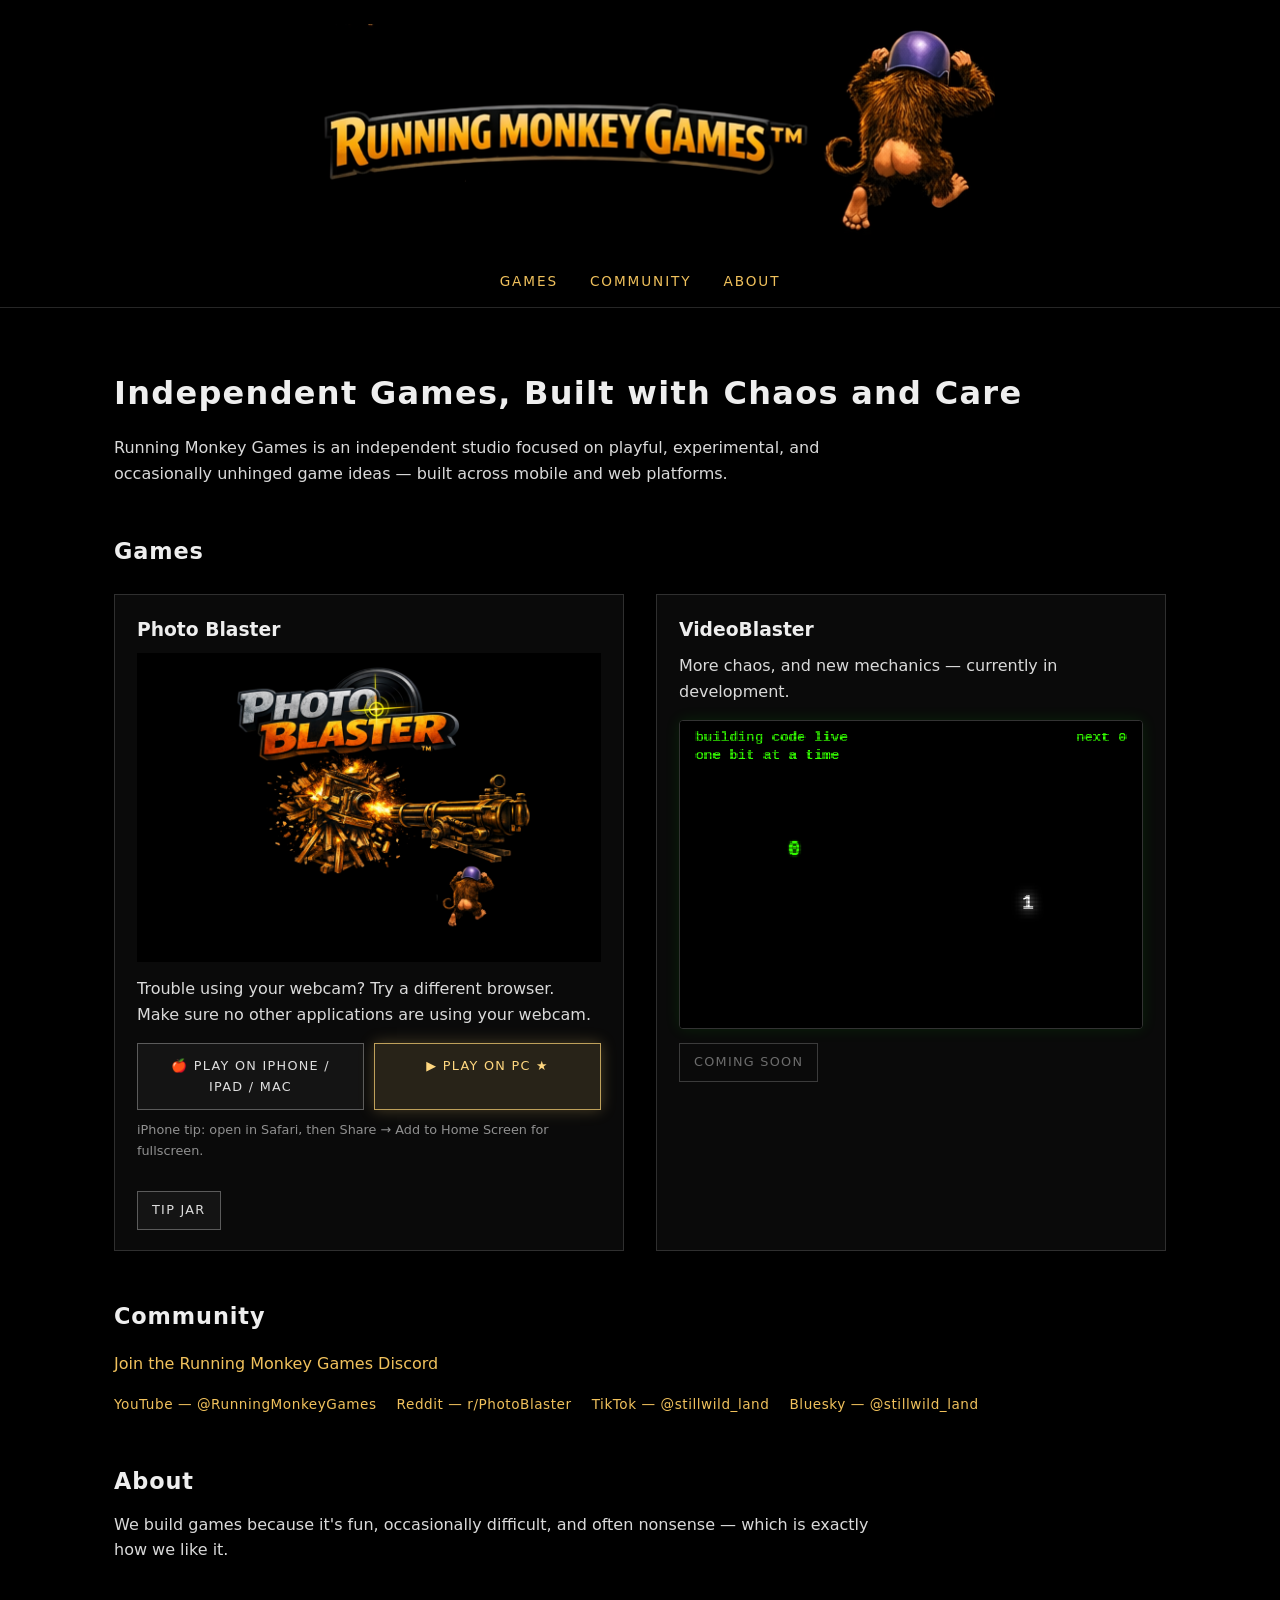
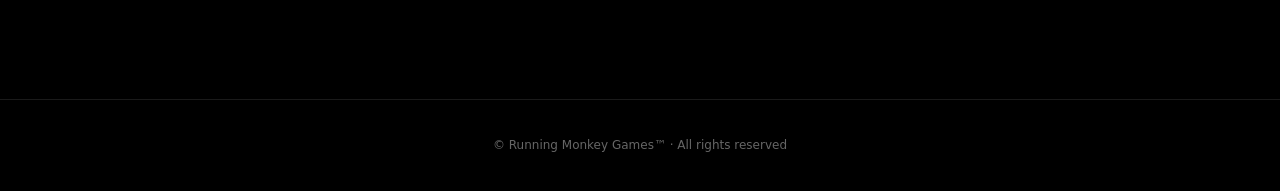
<file: index.html>
<!DOCTYPE html>
<html lang="en">
<head>
  <meta charset="UTF-8">
  <title>Running Monkey Games</title>
  <meta name="viewport" content="width=device-width, initial-scale=1.0">

  <style>
    * {
      box-sizing: border-box;
      margin: 0;
      padding: 0;
    }

    body {
      background: #000;
      color: #eee;
      font-family: system-ui, Arial, sans-serif;
      line-height: 1.6;
    }

    a {
      color: #f0c15c;
      text-decoration: none;
    }

    a:hover {
      color: #ffd77f;
    }

    /* HEADER */
    header {
      display: flex;
      justify-content: center;
      padding: 24px 0 18px;
    }

    header img {
      max-width: 1200px;
      max-height: 220px;
      width: auto;
      height: auto;
      display: block;
    }

    /* NAV */
    nav {
      display: flex;
      justify-content: center;
      gap: 32px;
      padding: 14px 0;
      border-bottom: 1px solid rgba(255,255,255,0.15);
      font-size: 0.85rem;
      letter-spacing: 0.14em;
      text-transform: uppercase;
    }

    /* PAGE LAYOUT WRAPPER (main content + side ad rails) */
    .page-body {
      display: flex;
      justify-content: center;
      align-items: flex-start;
      gap: 24px;
      width: 100%;
    }

    /* SIDE AD RAILS */
    .ad-rail {
      flex: 0 0 300px;
      width: 300px;
      min-height: 600px;
      display: none; /* hidden by default, shown at wide breakpoint below */
      position: sticky;
      top: 24px;
      align-items: center;
      justify-content: center;
      border: 1px dashed rgba(255,255,255,0.15);
      color: rgba(255,255,255,0.25);
      font-size: 0.7rem;
      letter-spacing: 0.08em;
      text-transform: uppercase;
      text-align: center;
      padding: 8px;
    }

    /* Only show rails when there's enough room: main (1100) + padding + 2x300 + gaps */
    @media (min-width: 1780px) {
      .ad-rail {
        display: flex;
      }
    }

    /* MAIN */
    main {
      max-width: 1100px;
      width: 100%;
      margin: 0 auto;
      padding: 60px 24px;
    }

    h1 {
      font-size: 2rem;
      margin-bottom: 16px;
      letter-spacing: 0.04em;
    }

    h2 {
      font-size: 1.4rem;
      margin-top: 48px;
      margin-bottom: 12px;
      letter-spacing: 0.04em;
    }

    p {
      max-width: 760px;
      color: rgba(255,255,255,0.85);
      margin-bottom: 16px;
    }

    /* GAME CARDS */
    .games {
      display: grid;
      grid-template-columns: repeat(auto-fit, minmax(260px, 1fr));
      gap: 32px;
      margin-top: 24px;
    }

    .card {
      border: 1px solid rgba(255,255,255,0.15);
      padding: 20px 22px;
      background: rgba(255,255,255,0.04);
    }

    .card h3 {
      margin-bottom: 8px;
    }

    /* GAME TITLE IMAGE */
    .card-title-img {
      width: 100%;
      height: auto;
      display: block;
      margin-bottom: 14px;
    }

    /* PLAY BUTTON */
    .play-btn {
      display: inline-flex;
      align-items: center;
      gap: 10px;
      padding: 10px 16px;
      margin-top: 14px;
      border: 1px solid rgba(255,255,255,0.45);
      background: rgba(255,255,255,0.06);
      color: #ffd77f;
      font-size: 0.85rem;
      letter-spacing: 0.1em;
      text-transform: uppercase;
      transition: background 0.2s, border-color 0.2s;
    }

    .play-btn:hover {
      background: rgba(255,255,255,0.12);
      border-color: rgba(255,215,120,0.8);
    }

    /* VIEW GAME PAGE BUTTON */
    .page-btn {
      display: inline-block;
      padding: 8px 14px;
      margin-top: 14px;
      margin-right: 8px;
      border: 1px solid rgba(255,255,255,0.3);
      background: rgba(255,255,255,0.04);
      color: #ddd;
      font-size: 0.8rem;
      letter-spacing: 0.1em;
      text-transform: uppercase;
      transition: background 0.2s;
    }

    .page-btn:hover {
      background: rgba(255,255,255,0.1);
      color: #fff;
    }

    /* PLATFORM PLAY BUTTONS (Apple / everyone else) */
    .play-row {
      display: flex;
      flex-wrap: wrap;
      gap: 10px;
      margin-top: 14px;
    }

    .play-row .page-btn {
      margin: 0;
      flex: 1 1 160px;
      text-align: center;
      padding: 12px 14px;
    }

    .page-btn.primary {
      color: #ffd77f;
      border-color: rgba(255,215,120,0.7);
      background: rgba(255,215,120,0.12);
      box-shadow: 0 0 14px rgba(255,215,120,0.25);
    }

    .page-btn.primary::after {
      content: " \2605";
    }

    .play-note {
      font-size: 0.8rem;
      color: rgba(255,255,255,0.55);
      margin-top: 10px;
    }


    /* VIDEOBLASTER BINARY ANIMATION */
    .vb-anim {
      position: relative;
      width: 100%;
      max-width: 520px;
      aspect-ratio: 3 / 2;
      margin-top: 14px;
      background: #000;
      border: 1px solid #333;
      border-radius: 4px;
      box-shadow: 0 0 15px rgba(0, 255, 0, 0.1);
      overflow: hidden;
    }

    .vb-anim canvas {
      display: block;
      width: 100%;
      height: 100%;
      image-rendering: pixelated;
    }

    .vb-anim .scanlines {
      position: absolute;
      inset: 0;
      background: linear-gradient(rgba(18,16,16,0) 50%, rgba(0,0,0,0.3) 50%);
      background-size: 100% 4px;
      pointer-events: none;
    }

    /* COMING SOON TAG */
    .coming-soon {
      display: inline-block;
      padding: 8px 14px;
      margin-top: 14px;
      border: 1px solid rgba(255,255,255,0.2);
      color: rgba(255,255,255,0.4);
      font-size: 0.8rem;
      letter-spacing: 0.1em;
      text-transform: uppercase;
    }

    /* SOCIAL LINKS */
    .socials {
      display: flex;
      flex-wrap: wrap;
      gap: 20px;
      margin-top: 18px;
    }

    .socials a {
      font-size: 0.85rem;
      letter-spacing: 0.04em;
    }

    footer {
      border-top: 1px solid rgba(255,255,255,0.1);
      text-align: center;
      padding: 36px 20px;
      font-size: 0.75rem;
      color: rgba(255,255,255,0.4);
      margin-top: 60px;
    }

    @media (max-width: 640px) {
      header img {
        max-height: 140px;
      }
      nav {
        flex-wrap: wrap;
        gap: 18px;
      }
    }
  </style>
  <script async src="https://pagead2.googlesyndication.com/pagead/js/adsbygoogle.js?client=ca-pub-3377652388961369"
          crossorigin="anonymous"></script>
</head>

<body>

<header>
  <img src="RMG-logo.png" alt="Running Monkey Games">
</header>

<nav>
  <a href="#games">Games</a>
  <a href="#community">Community</a>
  <a href="#about">About</a>
</nav>

<div class="page-body">

  <!-- LEFT AD RAIL -->
  <div class="ad-rail" id="ad-rail-left">
    <!-- sky scrapper 02 -->
    <ins class="adsbygoogle"
         style="display:block"
         data-ad-client="ca-pub-3377652388961369"
         data-ad-slot="3516292884"
         data-ad-format="auto"
         data-full-width-responsive="true"></ins>
    <script>
      (adsbygoogle = window.adsbygoogle || []).push({});
    </script>
  </div>

  <main>

    <h1>Independent Games, Built with Chaos and Care</h1>

    <p>
      Running Monkey Games is an independent studio focused on playful,
      experimental, and occasionally unhinged game ideas — built across
      mobile and web platforms.
    </p>

    <section id="games">
      <h2>Games</h2>

      <div class="games">

        <div class="card">
          <h3>Photo Blaster</h3>
          <img class="card-title-img" src="games/photoblaster/PB-title.png" alt="Photo Blaster">
          <p>
            Trouble using your webcam? Try a different browser.
            Make sure no other applications are using your webcam.
          </p>

          <div class="play-row">
            <a class="page-btn" id="btn-apple" href="games/photoblaster-safari/index.html">🍎 Play on iPhone / iPad / Mac</a>
            <a class="page-btn" id="btn-other" href="games/photoblaster/index.html">▶ Play on PC</a>
          </div>
          <p class="play-note">iPhone tip: open in Safari, then Share → Add to Home Screen for fullscreen.</p>

          <a class="page-btn" href="buy/buy.html">Tip Jar</a>
        </div>

        <div class="card">
          <h3>VideoBlaster</h3>
          <p>
            More chaos, and new mechanics — currently in
            development.
          </p>

          <div class="vb-anim">
            <canvas id="vbCanvas" width="360" height="240"></canvas>
            <div class="scanlines"></div>
          </div>

          <span class="coming-soon">Coming Soon</span>
        </div>

      </div>
    </section>

    <section id="community">
      <h2>Community</h2>
      <p>
         
      </p>
      <p>
        <a href="https://discord.gg/tvAQWqPv">Join the Running Monkey Games Discord</a>
      </p>
      <div class="socials">
        <a href="https://youtube.com/@RunningMonkeyGames">YouTube — @RunningMonkeyGames</a>
        <a href="https://reddit.com/r/PhotoBlaster">Reddit — r/PhotoBlaster</a>
        <a href="https://tiktok.com/@stillwild_land">TikTok — @stillwild_land</a>
        <a href="https://bsky.app/profile/stillwild_land">Bluesky — @stillwild_land</a>
      </div>
    </section>

    <section id="about">
      <h2>About</h2>
      <p>
        We build games because it's fun, occasionally difficult,
        and often nonsense — which is exactly how we like it.
      </p>
    </section>

  </main>

  <!-- RIGHT AD RAIL -->
  <div class="ad-rail" id="ad-rail-right">
    <!-- sky scrapper 02 (same unit, reused) -->
    <ins class="adsbygoogle"
         style="display:block"
         data-ad-client="ca-pub-3377652388961369"
         data-ad-slot="3516292884"
         data-ad-format="auto"
         data-full-width-responsive="true"></ins>
    <script>
      (adsbygoogle = window.adsbygoogle || []).push({});
    </script>
  </div>

</div>

<footer>
  © Running Monkey Games™ · All rights reserved
</footer>

<script>
  // Highlight the best-fit play button for the visitor's device
  var isApple = /iPhone|iPad|iPod|Macintosh/.test(navigator.userAgent);
  document.getElementById(isApple ? "btn-apple" : "btn-other").classList.add("primary");
</script>

<script>
// VideoBlaster "building code one bit at a time" animation
(function () {
  const canvas = document.getElementById('vbCanvas');
  if (!canvas) return;
  const ctx = canvas.getContext('2d');

  const COLS = 8, ROWS = 11, CELL_W = 26, CELL_H = 16;
  const OFFSET_X = (canvas.width - (COLS * CELL_W)) / 2;
  const OFFSET_Y = 45;
  const COLOR = "#33ff00", BG_COLOR = "#000000";
  const FALLING_COLOR = "#ffffff", ERROR_COLOR = "#ff3333";
  const DROP_SPEED = 0.2, MOVE_SPEED = 0.25;

  const MESSAGE = "RUNNING MONKEY GAMES: BUILT WITH CHAOS AND CARE. ";
  const fullBinaryString = MESSAGE.split('').map(c => c.charCodeAt(0).toString(2).padStart(8, '0')).join('');
  let binaryIndex = 0;
  function getNextBit() {
    if (binaryIndex >= fullBinaryString.length) binaryIndex = 0;
    return fullBinaryString[binaryIndex++];
  }

  let grid = [], activeBit = null, nextBit = getNextBit();
  let totalCompletedRows = 0, isLocked = false, lockTimer = 0;
  let isDropping = false, dropTimer = 0;

  function initGrid() {
    grid = [];
    for (let y = 0; y < ROWS; y++) grid.push(new Array(COLS).fill(null));
    activeBit = null; totalCompletedRows = 0;
    isLocked = false; lockTimer = 0; isDropping = false;
  }

  function getTargetSlot() {
    const availableRows = [];
    for (let y = ROWS - 1; y >= 0; y--) if (grid[y].includes(null)) availableRows.push(y);
    if (availableRows.length === 0) return null;
    const targetY = Math.random() < 0.75
      ? availableRows[0]
      : availableRows[Math.floor(Math.random() * availableRows.length)];
    let targetX = 0;
    for (let x = 0; x < COLS; x++) if (grid[targetY][x] === null) { targetX = x; break; }
    return { x: targetX, y: targetY };
  }

  function spawnBit() {
    if (activeBit || isLocked || isDropping) return;
    const target = getTargetSlot();
    if (target) {
      activeBit = { char: nextBit, x: COLS - 1, y: 0, targetX: target.x, targetY: target.y, state: 'down' };
      nextBit = getNextBit();
    }
  }

  function update() {
    if (isLocked) {
      if (++lockTimer > 90) { isLocked = false; lockTimer = 0; }
      return;
    }
    if (isDropping) {
      if (--dropTimer <= 0) {
        grid.pop();
        grid.unshift(new Array(COLS).fill(null));
        isDropping = false;
        if (totalCompletedRows > 0 && totalCompletedRows % 3 === 0) { isLocked = true; lockTimer = 0; }
      }
      return;
    }
    if (!activeBit) spawnBit();
    if (activeBit) {
      if (activeBit.state === 'down') {
        activeBit.y += DROP_SPEED;
        if (activeBit.y >= activeBit.targetY) { activeBit.y = activeBit.targetY; activeBit.state = 'left'; }
      } else {
        activeBit.x -= MOVE_SPEED;
        if (activeBit.x <= activeBit.targetX) {
          activeBit.x = activeBit.targetX;
          grid[activeBit.targetY][activeBit.targetX] = activeBit.char;
          const landedY = activeBit.targetY;
          activeBit = null;
          checkRowCompletion(landedY);
        }
      }
    }
  }

  function checkRowCompletion(landedY) {
    if (!grid[landedY].includes(null)) {
      totalCompletedRows++;
      if (landedY === ROWS - 1) {
        isDropping = true; dropTimer = 20;
      } else if (totalCompletedRows > 0 && totalCompletedRows % 3 === 0) {
        isLocked = true; lockTimer = 0;
      }
    }
  }

  function draw() {
    ctx.fillStyle = BG_COLOR;
    ctx.fillRect(0, 0, canvas.width, canvas.height);

    ctx.fillStyle = COLOR;
    ctx.font = "bold 11px 'Courier New', Courier, monospace";
    ctx.textBaseline = "alphabetic";
    ctx.textAlign = "left";
    ctx.fillText("building code live", 12, 16);
    ctx.fillText("one bit at a time", 12, 30);
    ctx.textAlign = "right";
    ctx.fillText("next " + nextBit, canvas.width - 12, 16);

    ctx.font = "bold 16px 'Courier New', Courier, monospace";
    ctx.textAlign = "center";
    ctx.textBaseline = "middle";

    for (let y = 0; y < ROWS; y++) {
      for (let x = 0; x < COLS; x++) {
        const ch = grid[y][x];
        if (ch === null) continue;
        let color = COLOR, glow = 2;
        if (isDropping && y === ROWS - 1) {
          color = (Math.floor(dropTimer / 4) % 2 === 0) ? "#ffffff" : "#ff0000";
          glow = 8;
        }
        ctx.fillStyle = color; ctx.shadowBlur = glow; ctx.shadowColor = color;
        ctx.fillText(ch, x * CELL_W + CELL_W / 2 + OFFSET_X, y * CELL_H + CELL_H / 2 + OFFSET_Y);
        ctx.shadowBlur = 0;
      }
    }

    if (activeBit) {
      ctx.fillStyle = FALLING_COLOR; ctx.shadowBlur = 8; ctx.shadowColor = FALLING_COLOR;
      ctx.fillText(activeBit.char,
        activeBit.x * CELL_W + CELL_W / 2 + OFFSET_X,
        activeBit.y * CELL_H + CELL_H / 2 + OFFSET_Y);
      ctx.shadowBlur = 0;
    }

    if (isLocked && Math.floor(lockTimer / 5) % 2 === 0) {
      ctx.fillStyle = "rgba(255, 0, 0, 0.2)";
      ctx.fillRect(0, 0, canvas.width, canvas.height);
      ctx.fillStyle = ERROR_COLOR;
      ctx.textAlign = "center";
      ctx.font = "bold 16px 'Courier New', Courier, monospace";
      ctx.fillText("SYSTEM GLITCH", canvas.width / 2, canvas.height / 2 - 5);
      ctx.font = "bold 11px 'Courier New', Courier, monospace";
      ctx.fillText("RECOVERING...", canvas.width / 2, canvas.height / 2 + 15);
    }
  }

  // Only animate while the card is on screen (saves battery / CPU)
  let running = false;
  function loop() {
    if (!running) return;
    update(); draw();
    requestAnimationFrame(loop);
  }
  initGrid();
  draw();
  if ('IntersectionObserver' in window) {
    new IntersectionObserver(function (entries) {
      const vis = entries[0].isIntersecting;
      if (vis && !running) { running = true; loop(); }
      else if (!vis) running = false;
    }).observe(canvas);
  } else {
    running = true; loop();
  }
})();
</script>

</body>
</html>
</file>
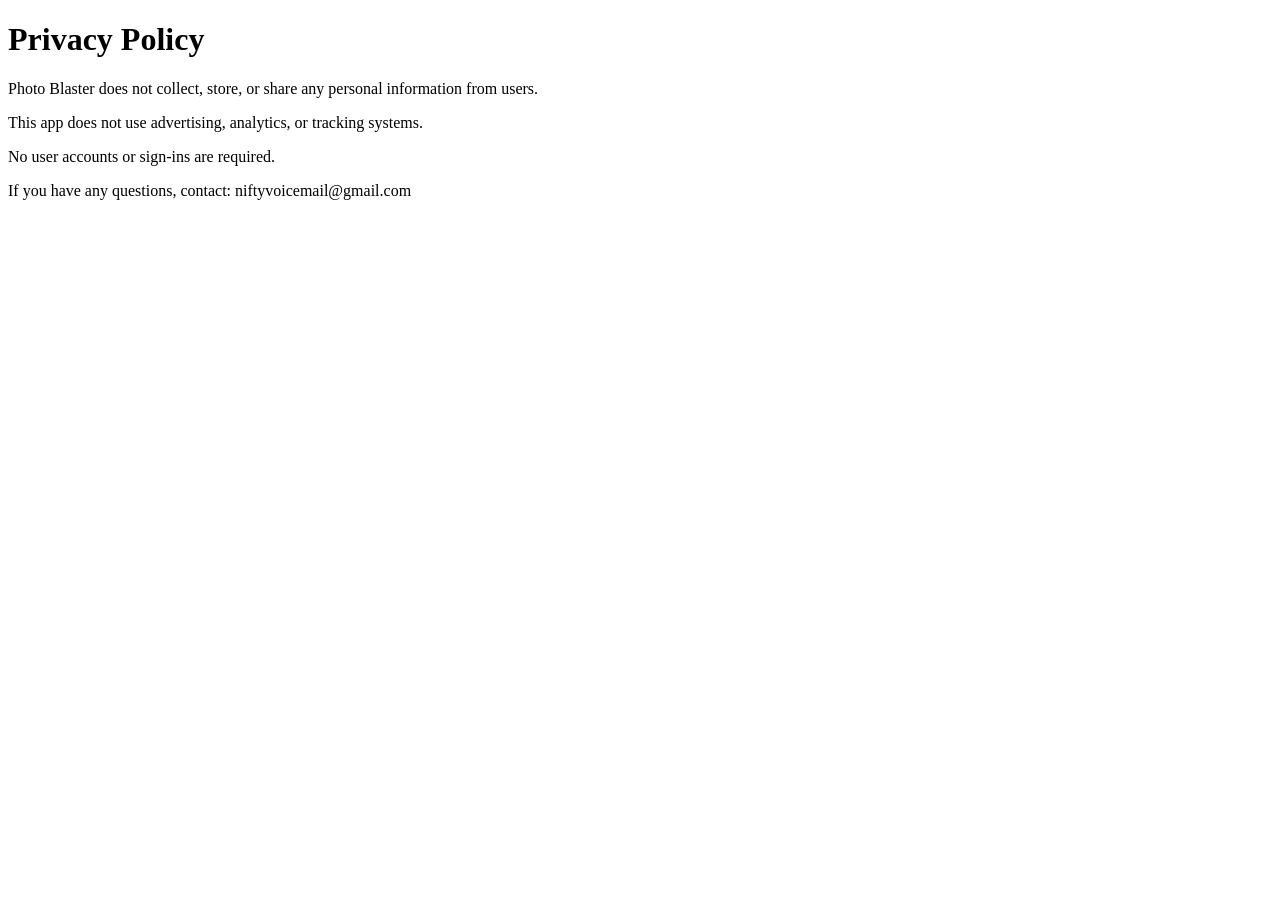
<file: privacy.html>
<!DOCTYPE html>
<html>
<head>
  <title>Photo Blaster Privacy Policy</title>
</head>
<body>

<h1>Privacy Policy</h1>

<p>Photo Blaster does not collect, store, or share any personal information from users.</p>

<p>This app does not use advertising, analytics, or tracking systems.</p>

<p>No user accounts or sign-ins are required.</p>

<p>If you have any questions, contact: niftyvoicemail@gmail.com</p>

</body>
</html>
</file>
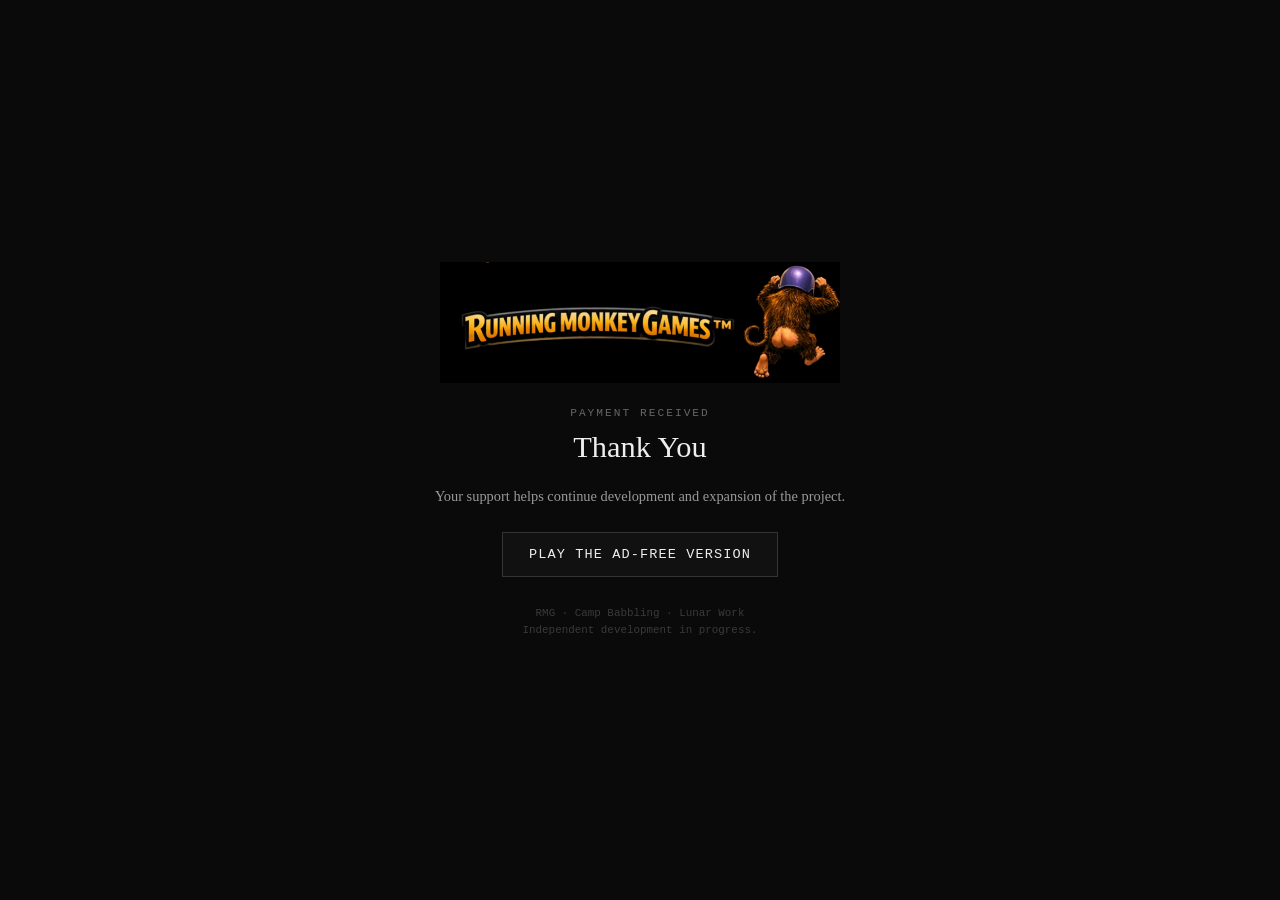
<file: thanks.html>
<!DOCTYPE html>
<html lang="en">
<head>
<meta charset="UTF-8">
<title>Thank You — RMG</title>
<meta name="viewport" content="width=device-width, initial-scale=1.0">
<style>
  *, *::before, *::after { box-sizing: border-box; margin: 0; padding: 0; }
  body {
    background: #0a0a0a;
    color: #ddd;
    font-family: Georgia, 'Times New Roman', serif;
    min-height: 100vh;
    display: flex;
    flex-direction: column;
    align-items: center;
    justify-content: center;
    padding: 40px 20px;
    text-align: center;
  }
  .card { width: 400%; max-width: 460px; }
  .logo {
    width: 400px;
    margin: 0 auto 20px;
  }
  .eyebrow {
    font-family: 'Courier New', monospace;
    font-size: .7rem;
    letter-spacing: .18em;
    text-transform: uppercase;
    color: #666;
    margin-bottom: 10px;
  }
  h1 {
    font-size: 1.9rem;
    font-weight: normal;
    color: #eee;
    line-height: 1.2;
    margin-bottom: 18px;
  }
  .desc {
    font-size: .9rem;
    color: #999;
    line-height: 1.7;
    margin-bottom: 24px;
  }
  .play-btn {
    display: inline-block;
    font-family: 'Courier New', monospace;
    font-size: .85rem;
    letter-spacing: .08em;
    text-transform: uppercase;
    color: #eee;
    text-decoration: none;
    padding: 14px 26px;
    border: 1px solid #333;
    background: #111;
    margin-bottom: 28px;
    transition: background .15s, border-color .15s;
  }
  .play-btn:hover {
    background: #1a1a1a;
    border-color: #555;
  }
  .note {
    font-family: 'Courier New', monospace;
    font-size: .68rem;
    color: #3a3a3a;
    line-height: 1.5;
  }
</style>
</head>
<body>
<div class="card">
  <!-- Add your logo -->
  <img src="/RMG-logo.png" class="logo" alt="RMG Logo">
  <div class="eyebrow">Payment Received</div>
  <h1>Thank You</h1>
  <p class="desc">
    Your support helps continue development and expansion of the project.
  </p>
  <a class="play-btn" href="/games/photoblaster-free/index.html">Play the Ad-Free Version</a>
  <div class="note">
    RMG · Camp Babbling · Lunar Work<br>
    Independent development in progress.
  </div>
</div>
</body>
</html>
</file>
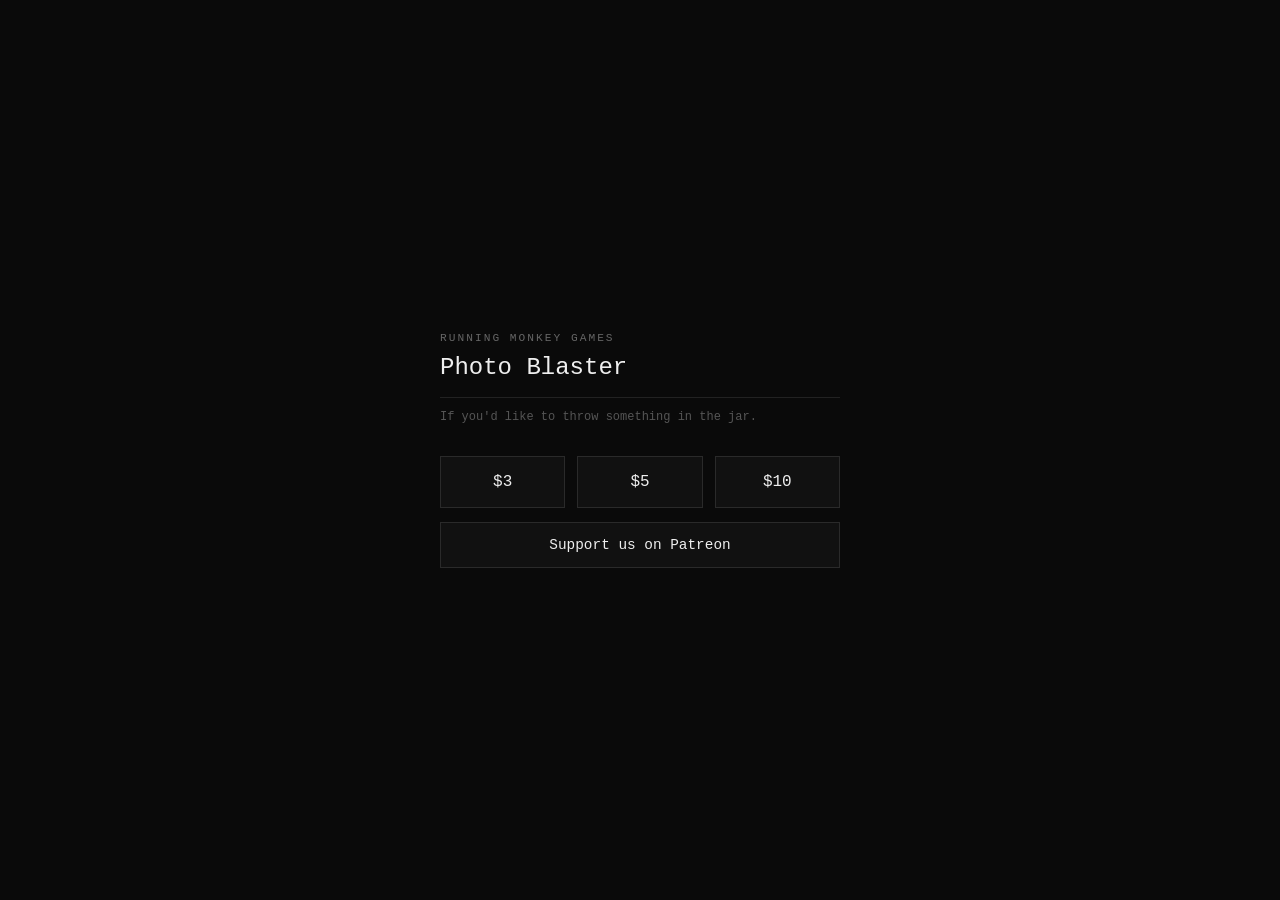
<file: buy/buy.html>
<!DOCTYPE html>
<html lang="en">
<head>
<meta charset="UTF-8">
<title>Support Photo Blaster</title>
<meta name="viewport" content="width=device-width, initial-scale=1.0">
<style>
  *, *::before, *::after { box-sizing: border-box; margin: 0; padding: 0; }
  body {
    background: #0a0a0a;
    color: #ddd;
    font-family: 'Courier New', monospace;
    min-height: 100vh;
    display: flex;
    flex-direction: column;
    align-items: center;
    justify-content: center;
    padding: 40px 20px;
  }
  .card { width: 100%; max-width: 400px; }
  .eyebrow {
    font-size: .7rem;
    letter-spacing: .18em;
    text-transform: uppercase;
    color: #666;
    margin-bottom: 10px;
  }
  h1 {
    font-size: 1.5rem;
    font-weight: normal;
    color: #eee;
    margin-bottom: 10px;
    border-bottom: 1px solid #222;
    padding-bottom: 16px;
  }
  .sub {
    font-size: .75rem;
    color: #555;
    margin-bottom: 32px;
    margin-top: 12px;
  }
  .tips {
    display: flex;
    gap: 12px;
    width: 100%;
  }
  .tips a {
    flex: 1;
    display: block;
    padding: 16px 0;
    text-align: center;
    background: #111;
    border: 1px solid #2a2a2a;
    color: #eee;
    font-size: 1rem;
    text-decoration: none;
    transition: background .15s, border-color .15s;
  }
  .tips a:hover { background: #1a1a1a; border-color: #555; }
  .patreon {
    display: block;
    width: 100%;
    margin-top: 14px;
    padding: 14px 0;
    text-align: center;
    background: #111;
    border: 1px solid #2a2a2a;
    color: #eee;
    font-size: .9rem;
    text-decoration: none;
    transition: background .15s, border-color .15s;
  }
  .patreon:hover { background: #1a1a1a; border-color: #555; }
</style>
</head>
<body>
<div class="card">
  <div class="eyebrow">Running Monkey Games</div>
  <h1>Photo Blaster</h1>
  <div class="sub">If you'd like to throw something in the jar.</div>
  <div class="tips">
    <a href="https://buy.stripe.com/eVq00d6Oad4mfecd9JcjS03">$3</a>
    <a href="https://buy.stripe.com/aFacMZ2xU0hA8POfhRcjS04">$5</a>
    <a href="https://buy.stripe.com/28E4gtfkG5BU1nmglVcjS05">$10</a>
  </div>
  <a class="patreon" href="https://patreon.com/StillWild_land">Support us on Patreon</a>
</div>
</body>
</html>
</file>
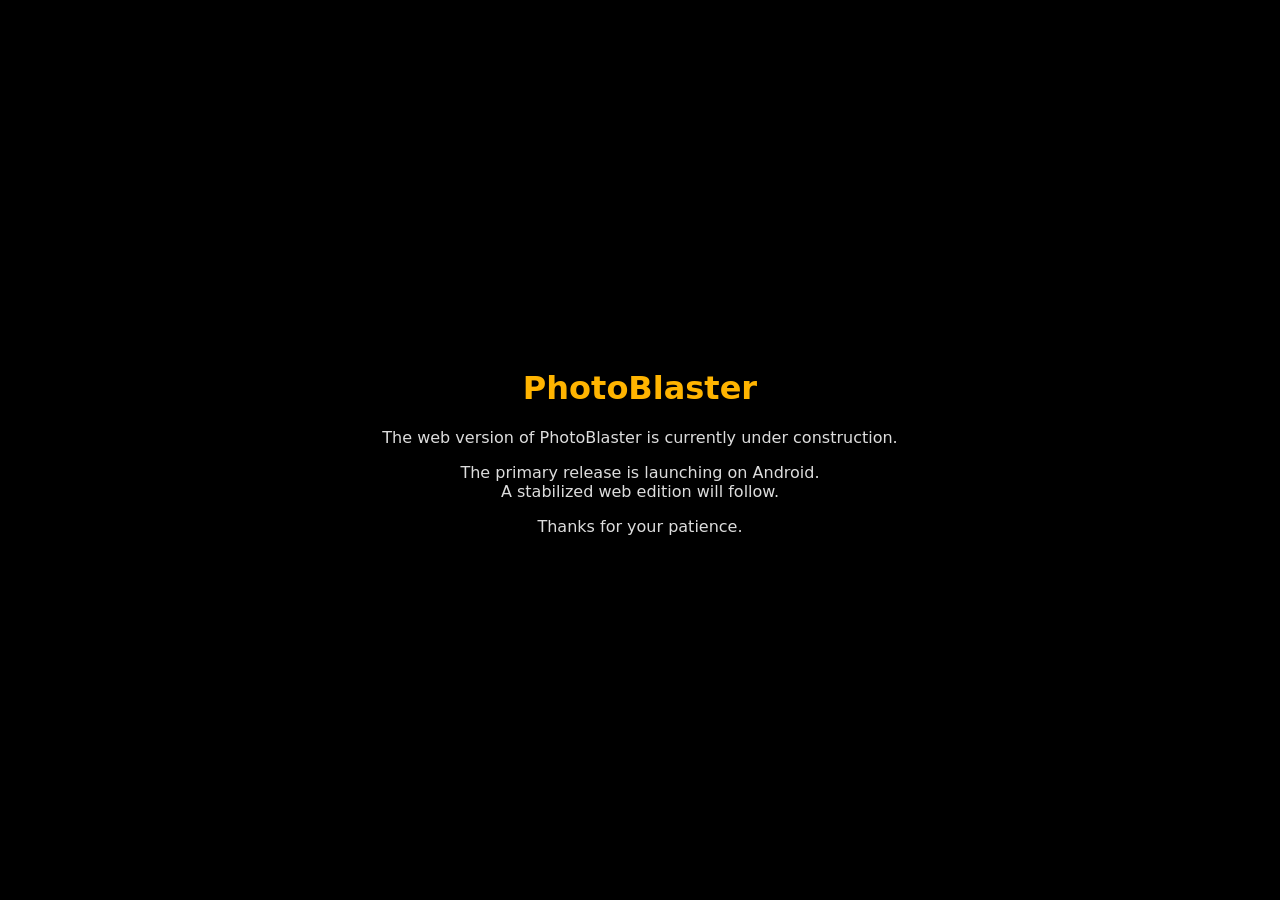
<file: games/photoblaster/play.html>
<!DOCTYPE html>
<html lang="en">
<head>
  <meta charset="utf-8">
  <title>PhotoBlaster – Under Construction</title>
  <meta name="robots" content="noindex, nofollow">
  <style>
    body {
      margin: 0;
      background: #000;
      color: #ddd;
      font-family: system-ui, sans-serif;
      display: flex;
      align-items: center;
      justify-content: center;
      min-height: 100vh;
      text-align: center;
    }
    .box {
      max-width: 600px;
    }
    h1 {
      color: #ffb400;
    }
  </style>
</head>
<body>
  <div class="box">
    <h1>PhotoBlaster</h1>
    <p>
      The web version of PhotoBlaster is currently under construction.
    </p>
    <p>
      The primary release is launching on Android.<br>
      A stabilized web edition will follow.
    </p>
    <p>
      Thanks for your patience.
    </p>
  </div>
</body>
</html>
</file>
